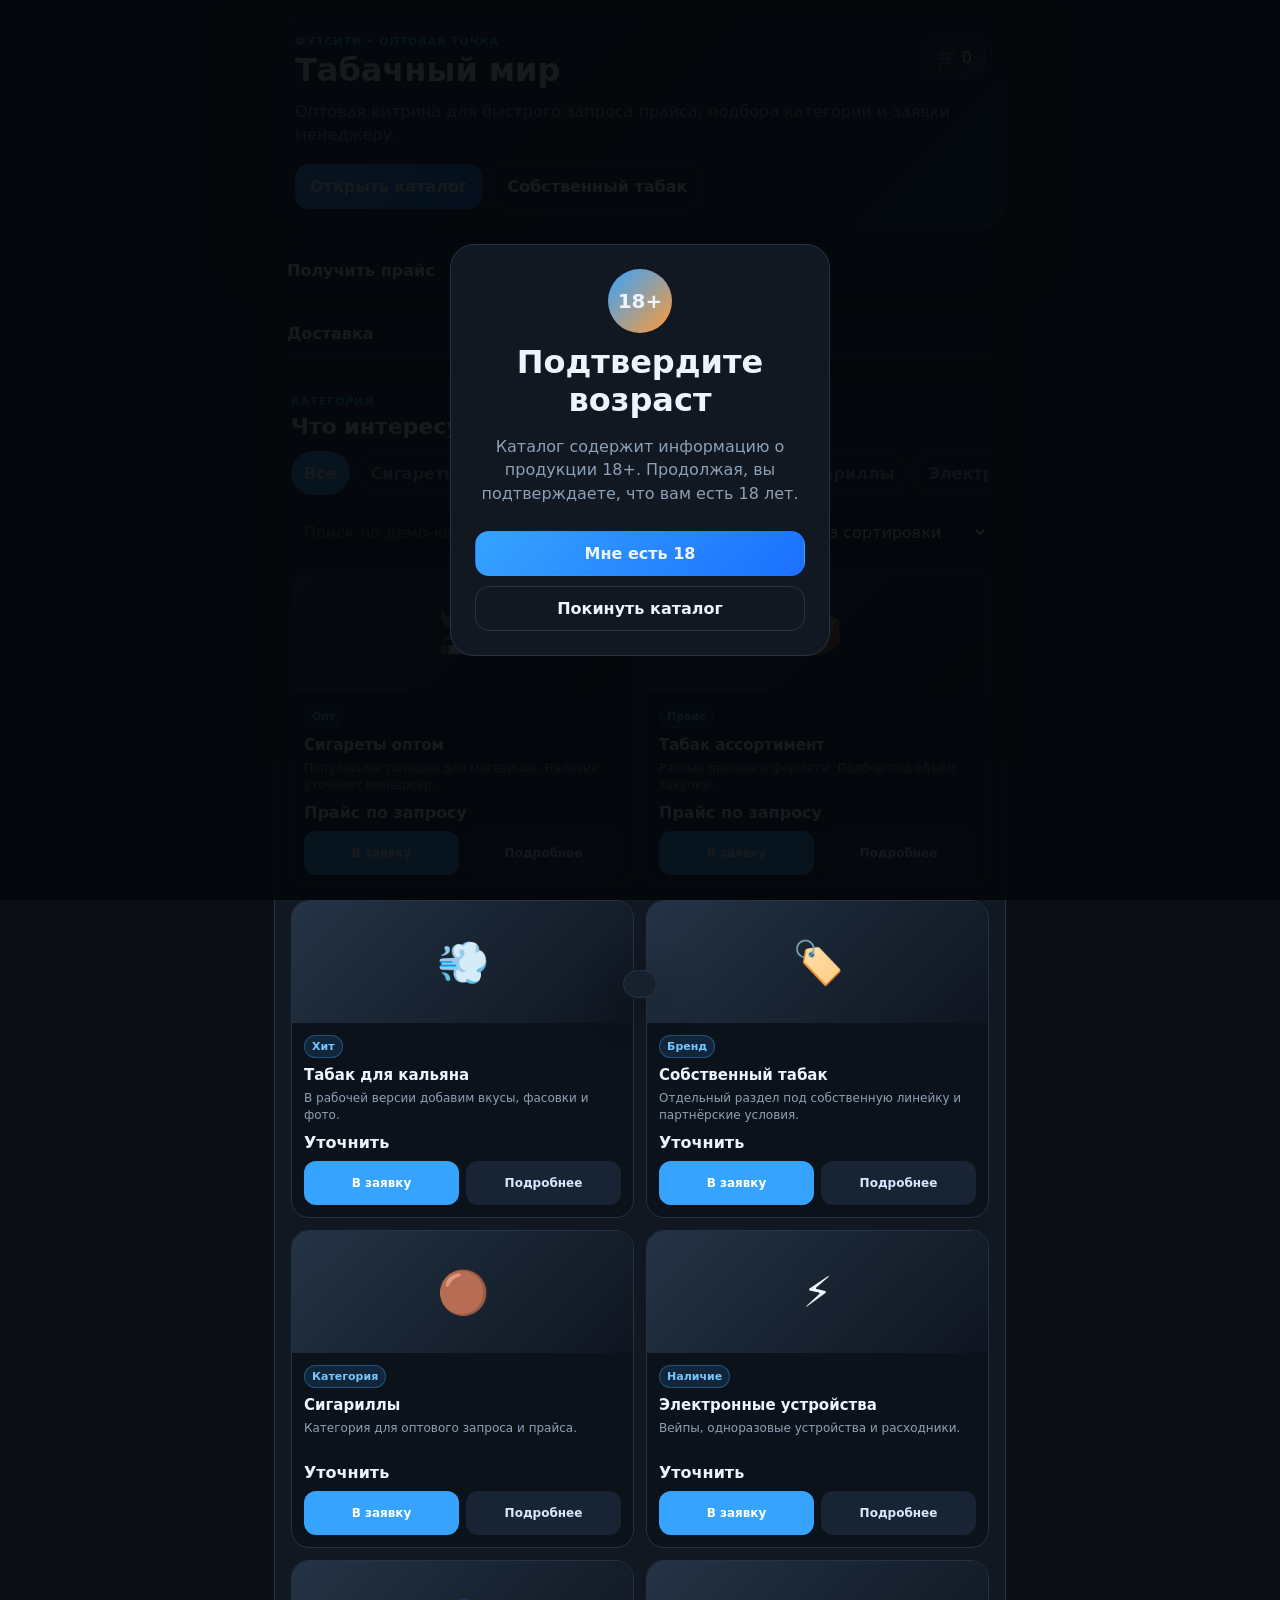
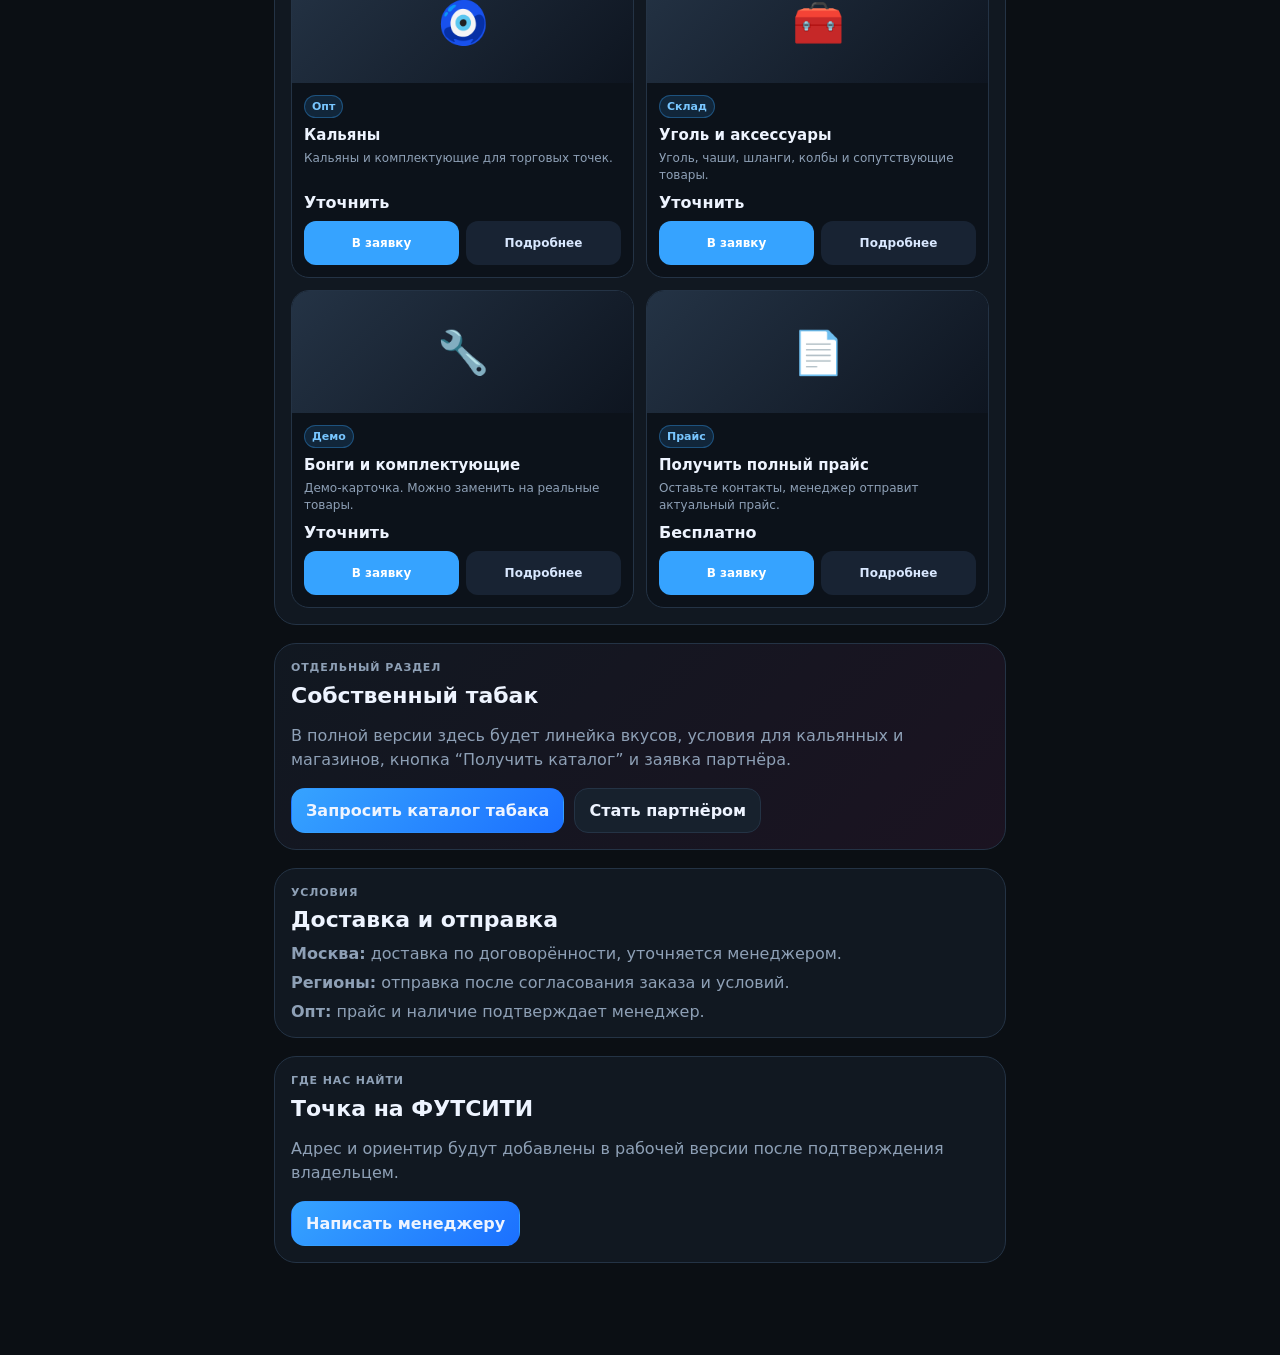
<file: index.html>
<!doctype html>
<html lang="ru">
<head>
  <meta charset="utf-8">
  <meta name="viewport" content="width=device-width, initial-scale=1">
  <title>Табачный мир — демо</title>
  <meta http-equiv="refresh" content="0; url=/miniapp/index.html">
</head>
<body>
  <p>Открываем демо-каталог… <a href="/miniapp/index.html">Перейти вручную</a></p>
</body>
</html>
</file>
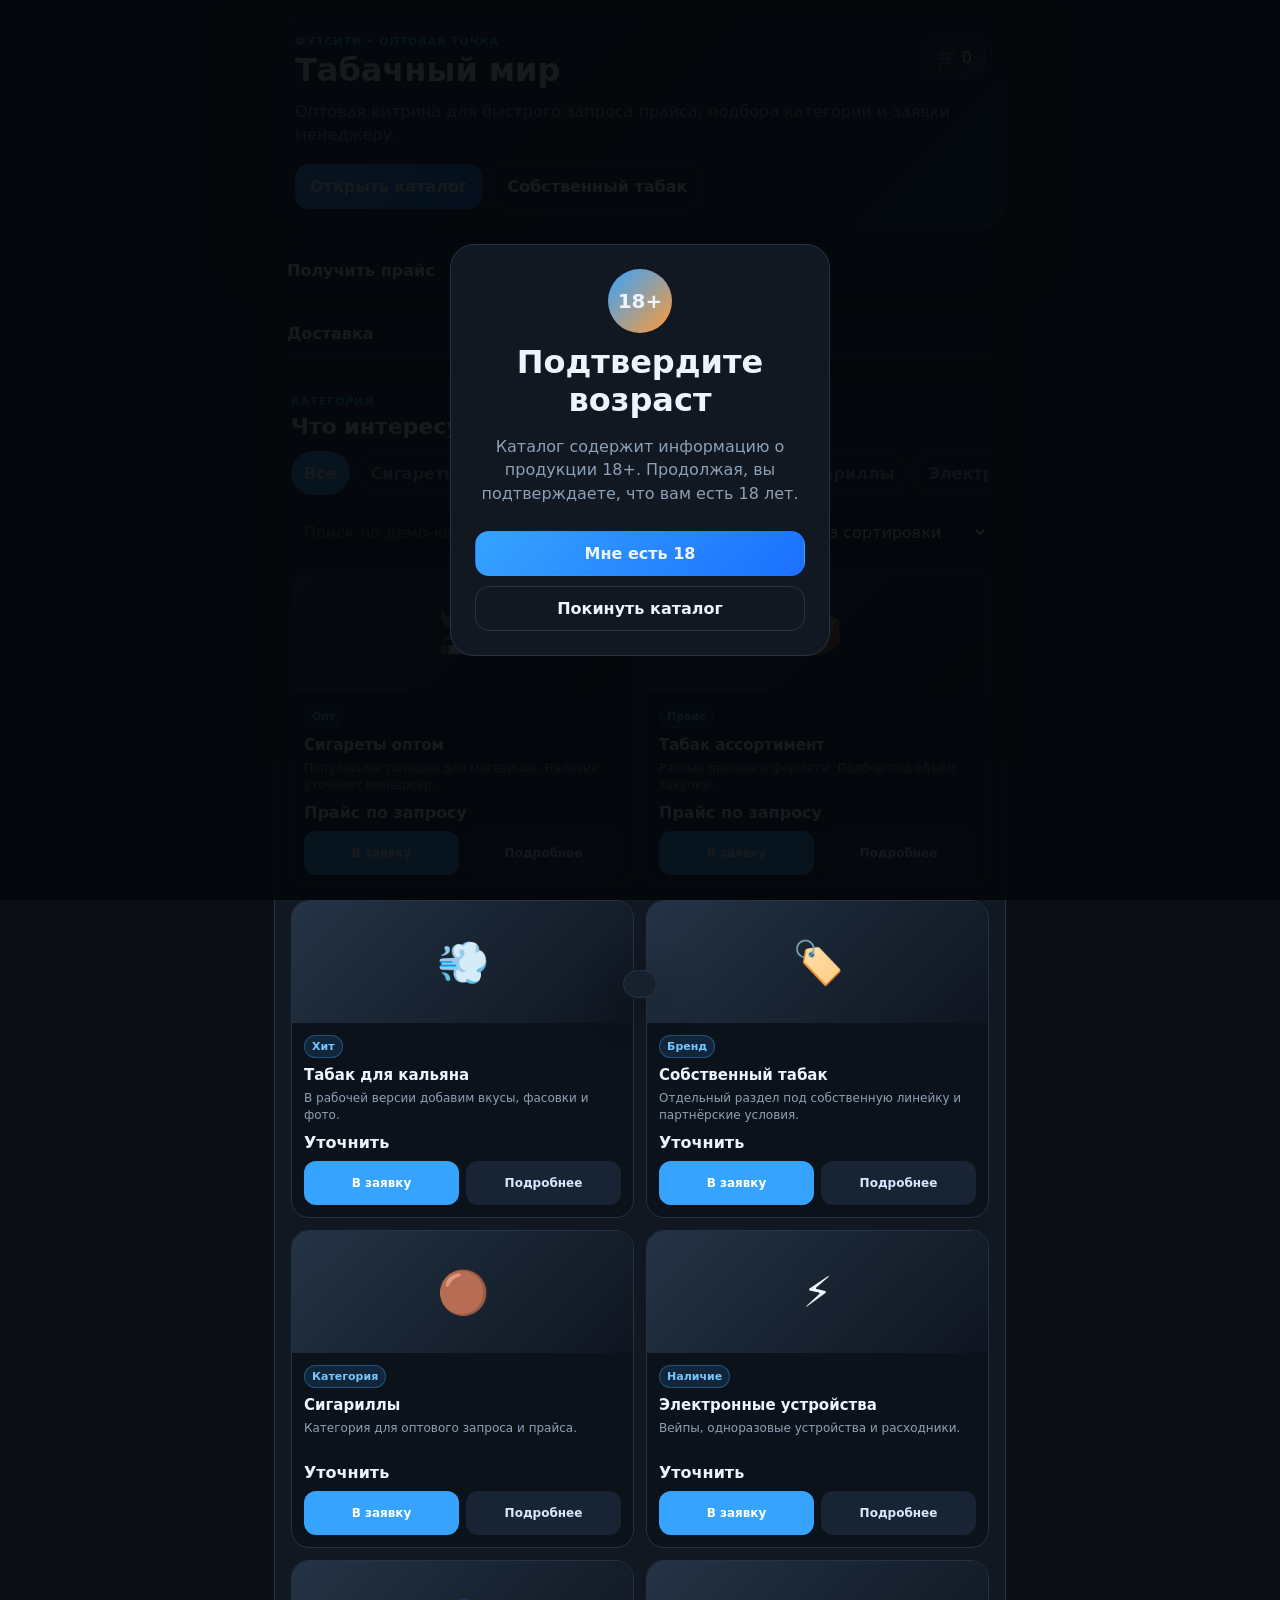
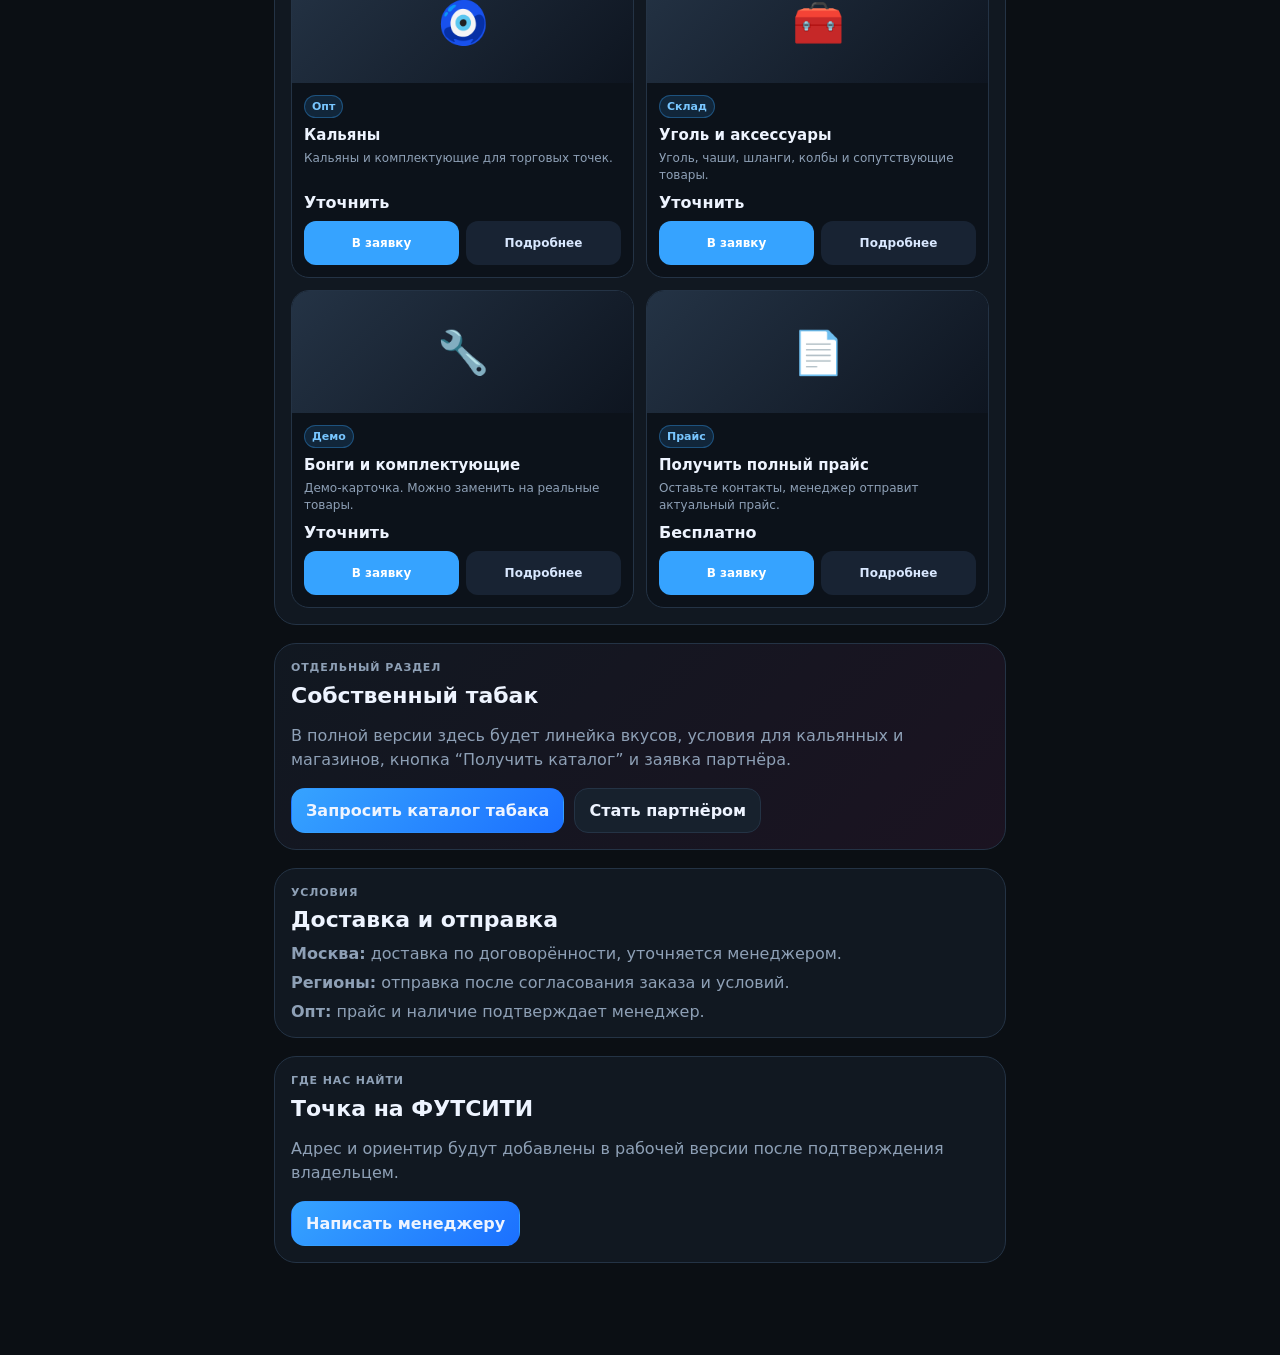
<file: miniapp/index.html>
<!doctype html>
<html lang="ru">
<head>
  <meta charset="utf-8" />
  <meta name="viewport" content="width=device-width, initial-scale=1, maximum-scale=1, viewport-fit=cover" />
  <title>Табачный мир — демо бот-каталог</title>
  <link rel="stylesheet" href="assets/style.css" />
  <script src="https://telegram.org/js/telegram-web-app.js"></script>
</head>
<body>
  <div class="ageGate" id="ageGate">
    <div class="ageCard">
      <div class="logoMark">18+</div>
      <h1>Подтвердите возраст</h1>
      <p>Каталог содержит информацию о продукции 18+. Продолжая, вы подтверждаете, что вам есть 18 лет.</p>
      <button id="ageYes" class="btn primary">Мне есть 18</button>
      <button id="ageNo" class="btn ghost">Покинуть каталог</button>
    </div>
  </div>

  <main class="app">
    <header class="hero">
      <div class="topbar">
        <div>
          <p class="eyebrow">ФУТСИТИ • оптовая точка</p>
          <h1>Табачный мир</h1>
        </div>
        <button class="cartButton" id="openCart">🛒 <span id="cartCount">0</span></button>
      </div>
      <p class="heroText">Оптовая витрина для быстрого запроса прайса, подбора категории и заявки менеджеру.</p>
      <div class="heroActions">
        <button class="btn primary" data-scroll="catalog">Открыть каталог</button>
        <button class="btn" data-scroll="ownBrand">Собственный табак</button>
      </div>
    </header>

    <section class="quickGrid" aria-label="Быстрые действия">
      <button data-action="price">Получить прайс</button>
      <button data-action="order">Оптовый заказ</button>
      <button data-scroll="delivery">Доставка</button>
      <button data-scroll="address">Адрес ФУТСИТИ</button>
    </section>

    <section class="section" id="catalog">
      <div class="sectionHead">
        <div>
          <p class="eyebrow">Категории</p>
          <h2>Что интересует?</h2>
        </div>
      </div>
      <div class="chips" id="categoryChips"></div>
      <div class="searchRow">
        <input id="searchInput" placeholder="Поиск по демо-каталогу" autocomplete="off" enterkeyhint="search" />
        <select id="sortSelect">
          <option value="default">Без сортировки</option>
          <option value="priceAsc">Сначала дешевле</option>
          <option value="priceDesc">Сначала дороже</option>
        </select>
      </div>
      <div class="productGrid" id="productGrid"></div>
    </section>

    <section class="section brand" id="ownBrand">
      <p class="eyebrow">Отдельный раздел</p>
      <h2>Собственный табак</h2>
      <p>В полной версии здесь будет линейка вкусов, условия для кальянных и магазинов, кнопка “Получить каталог” и заявка партнёра.</p>
      <div class="brandActions">
        <button class="btn primary" data-action="brand">Запросить каталог табака</button>
        <button class="btn" data-action="partner">Стать партнёром</button>
      </div>
    </section>

    <section class="section info" id="delivery">
      <p class="eyebrow">Условия</p>
      <h2>Доставка и отправка</h2>
      <div class="infoList">
        <div><b>Москва:</b> доставка по договорённости, уточняется менеджером.</div>
        <div><b>Регионы:</b> отправка после согласования заказа и условий.</div>
        <div><b>Опт:</b> прайс и наличие подтверждает менеджер.</div>
      </div>
    </section>

    <section class="section info" id="address">
      <p class="eyebrow">Где нас найти</p>
      <h2>Точка на ФУТСИТИ</h2>
      <p>Адрес и ориентир будут добавлены в рабочей версии после подтверждения владельцем.</p>
      <button class="btn primary" data-action="manager">Написать менеджеру</button>
    </section>
  </main>

  <aside class="cartPanel" id="cartPanel" aria-hidden="true">
    <div class="cartHead">
      <h2>Заявка</h2>
      <button id="closeCart">×</button>
    </div>
    <div id="cartItems" class="cartItems"></div>
    <div class="cartEmpty" id="cartEmpty">Пока ничего не добавлено. Выберите товары или запросите прайс.</div>
    <form class="checkout" id="checkoutForm">
      <h3>Контакты для заявки</h3>
      <input name="name" placeholder="Имя" autocomplete="name" enterkeyhint="next" required />
      <input name="city" placeholder="Город" autocomplete="address-level2" enterkeyhint="next" required />
      <input name="contact" placeholder="Telegram или телефон" autocomplete="tel" inputmode="text" enterkeyhint="next" required />
      <textarea name="comment" placeholder="Комментарий: объём, категория, доставка" enterkeyhint="done"></textarea>
      <button class="btn subtle keyboardHide" id="keyboardHide" type="button">Скрыть клавиатуру</button>
      <button class="btn primary full" type="submit">Отправить заявку менеджеру</button>
      <p class="small">Демо: в Telegram Mini App заявка отправится боту. В браузере появится демо-уведомление.</p>
    </form>
  </aside>

  <button class="keyboardDone" id="keyboardDone" type="button">Готово</button>
  <div class="toast" id="toast"></div>
  <script src="assets/app.js"></script>
</body>
</html>
</file>
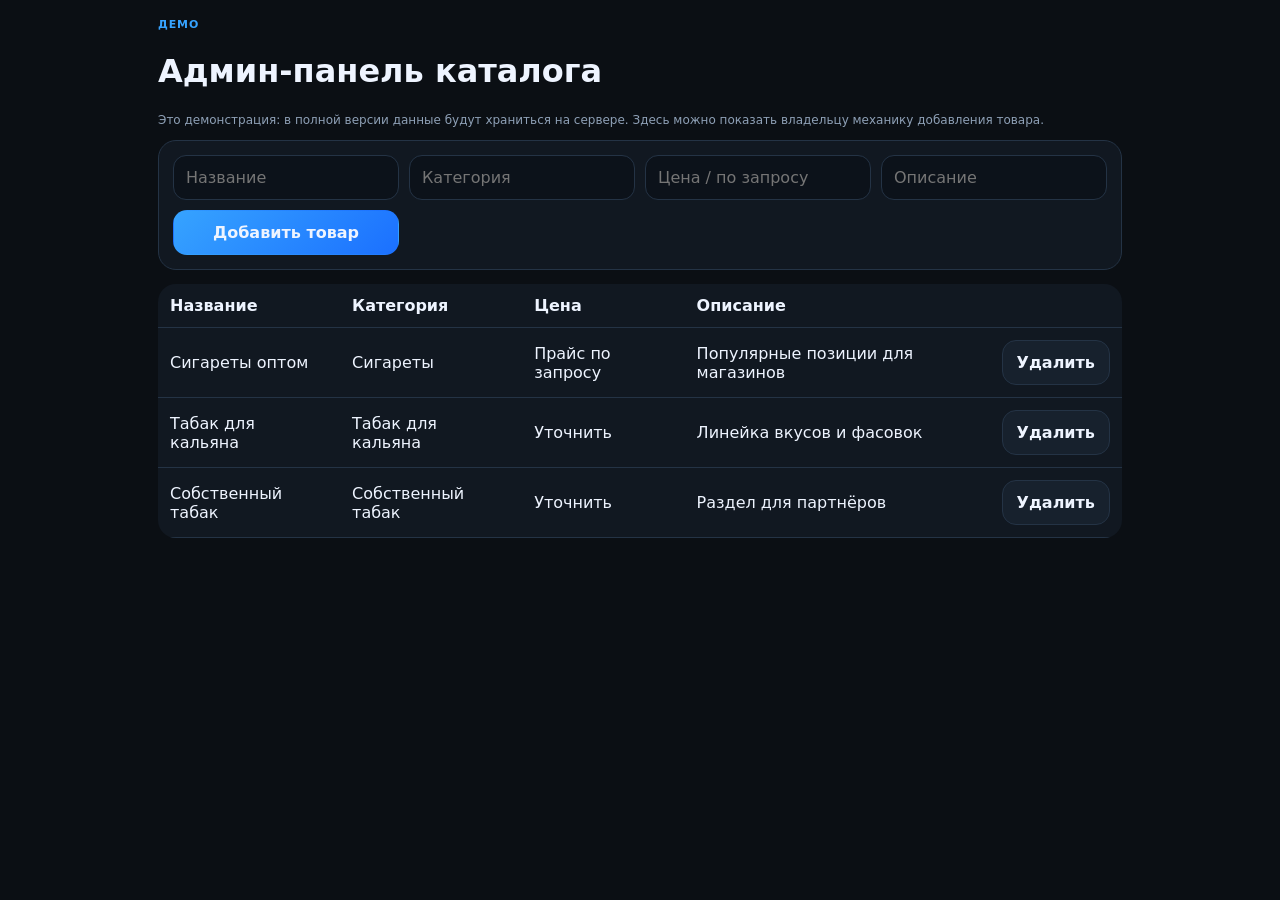
<file: miniapp/admin-demo.html>
<!doctype html>
<html lang="ru"><head><meta charset="utf-8"><meta name="viewport" content="width=device-width,initial-scale=1"><title>Демо админ-панель — Табачный мир</title><link rel="stylesheet" href="assets/style.css"><style>.admin{max-width:1000px;margin:0 auto;padding:18px}.table{width:100%;border-collapse:collapse;background:var(--panel);border-radius:18px;overflow:hidden}.table th,.table td{border-bottom:1px solid var(--line);padding:12px;text-align:left}.form{display:grid;grid-template-columns:repeat(4,1fr);gap:10px;background:var(--panel);border:1px solid var(--line);padding:14px;border-radius:18px;margin-bottom:14px}@media(max-width:760px){.form{grid-template-columns:1fr}.table{font-size:13px}}</style></head><body><main class="admin"><p class="eyebrow">Демо</p><h1>Админ-панель каталога</h1><p class="small">Это демонстрация: в полной версии данные будут храниться на сервере. Здесь можно показать владельцу механику добавления товара.</p><form class="form" id="productForm"><input name="title" placeholder="Название" required><input name="category" placeholder="Категория" required><input name="price" placeholder="Цена / по запросу" required><input name="desc" placeholder="Описание"><button class="btn primary" type="submit">Добавить товар</button></form><table class="table"><thead><tr><th>Название</th><th>Категория</th><th>Цена</th><th>Описание</th><th></th></tr></thead><tbody id="rows"></tbody></table></main><script>
const defaultItems=[['Сигареты оптом','Сигареты','Прайс по запросу','Популярные позиции для магазинов'],['Табак для кальяна','Табак для кальяна','Уточнить','Линейка вкусов и фасовок'],['Собственный табак','Собственный табак','Уточнить','Раздел для партнёров']];
let items=JSON.parse(localStorage.getItem('tm_admin_products')||'null')||defaultItems.map((x,i)=>({id:i+1,title:x[0],category:x[1],price:x[2],desc:x[3]}));
function save(){localStorage.setItem('tm_admin_products',JSON.stringify(items));render()}function render(){rows.innerHTML=items.map(x=>`<tr><td>${x.title}</td><td>${x.category}</td><td>${x.price}</td><td>${x.desc||''}</td><td><button class="btn" onclick="del(${x.id})">Удалить</button></td></tr>`).join('')}function del(id){items=items.filter(x=>x.id!==id);save()}productForm.onsubmit=e=>{e.preventDefault();const f=Object.fromEntries(new FormData(e.target).entries());items.push({id:Date.now(),...f});e.target.reset();save()};render();
</script></body></html>
</file>
<file: miniapp/assets/style.css>
:root{
  --bg:#0b0f14;--panel:#111821;--panel2:#17212d;--text:#eef4ff;--muted:#8ea0b6;
  --accent:#36a3ff;--accent2:#ff9b36;--line:#243345;--danger:#ff5b5b;--ok:#34d399;
}
*{box-sizing:border-box}body{margin:0;background:var(--bg);color:var(--text);font-family:Inter,system-ui,-apple-system,Segoe UI,Arial,sans-serif}button,input,select,textarea{font:inherit}.app{max-width:760px;margin:0 auto;padding:14px 14px 92px}.hero{background:linear-gradient(135deg,#17212d,#0e1520 65%,#12314b);border:1px solid var(--line);border-radius:24px;padding:20px;box-shadow:0 20px 60px rgba(0,0,0,.35)}.topbar{display:flex;align-items:flex-start;justify-content:space-between;gap:12px}.eyebrow{margin:0 0 6px;color:var(--accent);text-transform:uppercase;letter-spacing:.08em;font-size:11px;font-weight:800}.hero h1{margin:0;font-size:32px;line-height:1}.heroText{color:var(--muted);line-height:1.45;margin:14px 0 18px}.heroActions,.brandActions{display:flex;gap:10px;flex-wrap:wrap}.btn{border:1px solid var(--line);background:var(--panel2);color:var(--text);padding:12px 14px;border-radius:14px;cursor:pointer;font-weight:700}.btn.primary{background:linear-gradient(135deg,var(--accent),#1b70ff);border-color:transparent}.btn.ghost{background:transparent}.btn.full{width:100%;margin-top:10px}.cartButton{border:1px solid rgba(255,255,255,.12);background:rgba(255,255,255,.08);color:#fff;border-radius:14px;padding:10px 12px;cursor:pointer}.quickGrid{display:grid;grid-template-columns:repeat(2,1fr);gap:10px;margin:14px 0}.quickGrid button{border:1px solid var(--line);background:var(--panel);color:var(--text);border-radius:18px;padding:16px 12px;text-align:left;font-weight:800;cursor:pointer}.section{margin-top:18px;background:var(--panel);border:1px solid var(--line);border-radius:22px;padding:16px}.section h2{margin:0 0 12px;font-size:22px}.sectionHead{display:flex;justify-content:space-between;align-items:flex-start}.chips{display:flex;gap:8px;overflow-x:auto;padding-bottom:10px}.chip{white-space:nowrap;border:1px solid var(--line);background:#0f1722;color:var(--muted);border-radius:999px;padding:9px 12px;cursor:pointer;font-weight:700}.chip.active{background:var(--accent);color:#fff;border-color:transparent}.searchRow{display:grid;grid-template-columns:1fr auto;gap:8px;margin:4px 0 14px}input,select,textarea{background:#0c121a;border:1px solid var(--line);color:var(--text);border-radius:13px;padding:12px;outline:none;min-width:0}textarea{min-height:82px;resize:vertical}.productGrid{display:grid;grid-template-columns:repeat(2,1fr);gap:12px}.card{background:#0c121a;border:1px solid var(--line);border-radius:18px;overflow:hidden}.thumb{height:122px;background:linear-gradient(135deg,#243345,#0e1520);display:flex;align-items:center;justify-content:center;font-size:42px}.cardBody{padding:12px}.badge{display:inline-flex;background:rgba(54,163,255,.14);color:#78c6ff;border:1px solid rgba(54,163,255,.35);padding:4px 7px;border-radius:999px;font-size:11px;font-weight:800;margin-bottom:8px}.card h3{font-size:15px;margin:0 0 6px}.desc{color:var(--muted);font-size:12px;line-height:1.35;min-height:34px}.price{font-weight:900;margin:9px 0}.cardActions{display:flex;gap:7px}.cardActions button{flex:1;border:0;border-radius:12px;padding:10px 8px;cursor:pointer;font-size:12px;font-weight:800}.add{background:var(--accent);color:#fff}.details{background:#182333;color:#d9e8ff}.brand{background:linear-gradient(135deg,#111821,#1b1321)}.brand p,.info p{color:var(--muted);line-height:1.5}.infoList{display:grid;gap:10px;color:var(--muted)}.cartPanel{position:fixed;right:0;top:0;bottom:0;width:min(420px,100%);background:#0b0f14;border-left:1px solid var(--line);z-index:20;transform:translateX(100%);transition:.25s ease;padding:16px;display:flex;flex-direction:column}.cartPanel.open{transform:translateX(0)}.cartHead{display:flex;justify-content:space-between;align-items:center;border-bottom:1px solid var(--line);padding-bottom:12px}.cartHead h2{margin:0}.cartHead button{background:transparent;border:0;color:#fff;font-size:32px;cursor:pointer}.cartItems{display:grid;gap:10px;margin:12px 0}.cartItem{display:grid;grid-template-columns:1fr auto;gap:8px;background:var(--panel);border:1px solid var(--line);border-radius:14px;padding:12px}.cartItem b{font-size:14px}.cartItem small{color:var(--muted)}.cartItem button{background:#24151a;color:#ff9a9a;border:1px solid #4a2530;border-radius:10px;cursor:pointer}.cartEmpty{color:var(--muted);border:1px dashed var(--line);border-radius:14px;padding:16px;text-align:center;margin:14px 0}.checkout{margin-top:auto;border-top:1px solid var(--line);padding-top:14px;display:grid;gap:9px}.checkout h3{margin:0}.small{color:var(--muted);font-size:12px;line-height:1.35}.toast{position:fixed;left:50%;bottom:22px;transform:translateX(-50%) translateY(120px);background:#17212d;border:1px solid var(--line);color:#fff;padding:13px 16px;border-radius:14px;z-index:30;box-shadow:0 12px 40px rgba(0,0,0,.4);transition:.25s ease;max-width:92%;text-align:center}.toast.show{transform:translateX(-50%) translateY(0)}.ageGate{position:fixed;inset:0;background:rgba(4,7,10,.92);z-index:50;display:flex;align-items:center;justify-content:center;padding:20px}.ageGate.hidden{display:none}.ageCard{max-width:380px;background:var(--panel);border:1px solid var(--line);border-radius:24px;padding:24px;text-align:center}.logoMark{margin:0 auto 10px;width:64px;height:64px;border-radius:50%;background:linear-gradient(135deg,var(--accent),var(--accent2));display:grid;place-items:center;font-weight:900;font-size:20px}.ageCard h1{margin:0 0 10px}.ageCard p{color:var(--muted);line-height:1.45}.ageCard .btn{width:100%;margin-top:10px}@media(max-width:520px){.app{padding:10px 10px 90px}.hero{border-radius:20px;padding:16px}.hero h1{font-size:27px}.productGrid{gap:9px}.thumb{height:105px}.cardBody{padding:10px}.searchRow{grid-template-columns:1fr}.quickGrid{gap:8px}.section{padding:13px;border-radius:18px}}

/* Owner-ready mobile fixes */
html, body{
  min-height:100%;
  overscroll-behavior:none;
  -webkit-text-size-adjust:100%;
  touch-action:manipulation;
}
button{ -webkit-tap-highlight-color:transparent; }
button:disabled{opacity:.65;cursor:not-allowed}
.btn.subtle{background:#0f1722;border-color:var(--line);color:var(--muted)}
.keyboardHide{display:none;margin-top:2px}
.keyboardDone{
  position:fixed;
  right:14px;
  bottom:calc(14px + env(safe-area-inset-bottom));
  z-index:80;
  border:1px solid rgba(255,255,255,.16);
  background:linear-gradient(135deg,var(--accent),#1b70ff);
  color:#fff;
  border-radius:999px;
  padding:12px 18px;
  font-weight:900;
  box-shadow:0 12px 40px rgba(0,0,0,.45);
  transform:translateY(110px);
  opacity:0;
  pointer-events:none;
  transition:.2s ease;
}
.keyboardDone.show{transform:translateY(0);opacity:1;pointer-events:auto}
.cartPanel{
  height:100dvh;
  max-height:100dvh;
  overflow-y:auto;
  -webkit-overflow-scrolling:touch;
  padding-bottom:calc(18px + env(safe-area-inset-bottom));
}
.cartPanel.open{box-shadow:-18px 0 60px rgba(0,0,0,.45)}
.cartItems{flex:0 0 auto}.cartEmpty{flex:0 0 auto}
.checkout{margin-top:12px;padding-bottom:calc(8px + env(safe-area-inset-bottom));flex:0 0 auto}
.checkout input,.checkout textarea,.searchRow input,.searchRow select{font-size:16px}
.checkout input:focus,.checkout textarea:focus,.searchRow input:focus,.searchRow select:focus{
  border-color:rgba(54,163,255,.9);
  box-shadow:0 0 0 3px rgba(54,163,255,.14);
}
body.cart-open{overflow:hidden}
body.keyboard-open .keyboardHide{display:block}
body.keyboard-open .toast{bottom:calc(68px + env(safe-area-inset-bottom))}
.cardActions button,.quickGrid button,.btn,.chip,.cartButton{min-height:44px}

@media(max-width:520px){
  .cartPanel{width:100%;border-left:0;border-radius:20px 20px 0 0;top:0;left:0;right:0;}
  .cartHead{position:sticky;top:0;background:#0b0f14;z-index:2;padding-top:4px}
  .checkout{gap:10px}
  .checkout h3{font-size:17px}
  .checkout input,.checkout textarea{padding:14px 12px;border-radius:14px}
  .btn.full{padding:15px 14px}
  .keyboardDone{right:12px;bottom:calc(12px + env(safe-area-inset-bottom))}
  .productGrid{grid-template-columns:1fr 1fr}
  .desc{min-height:auto}
}
</file>
